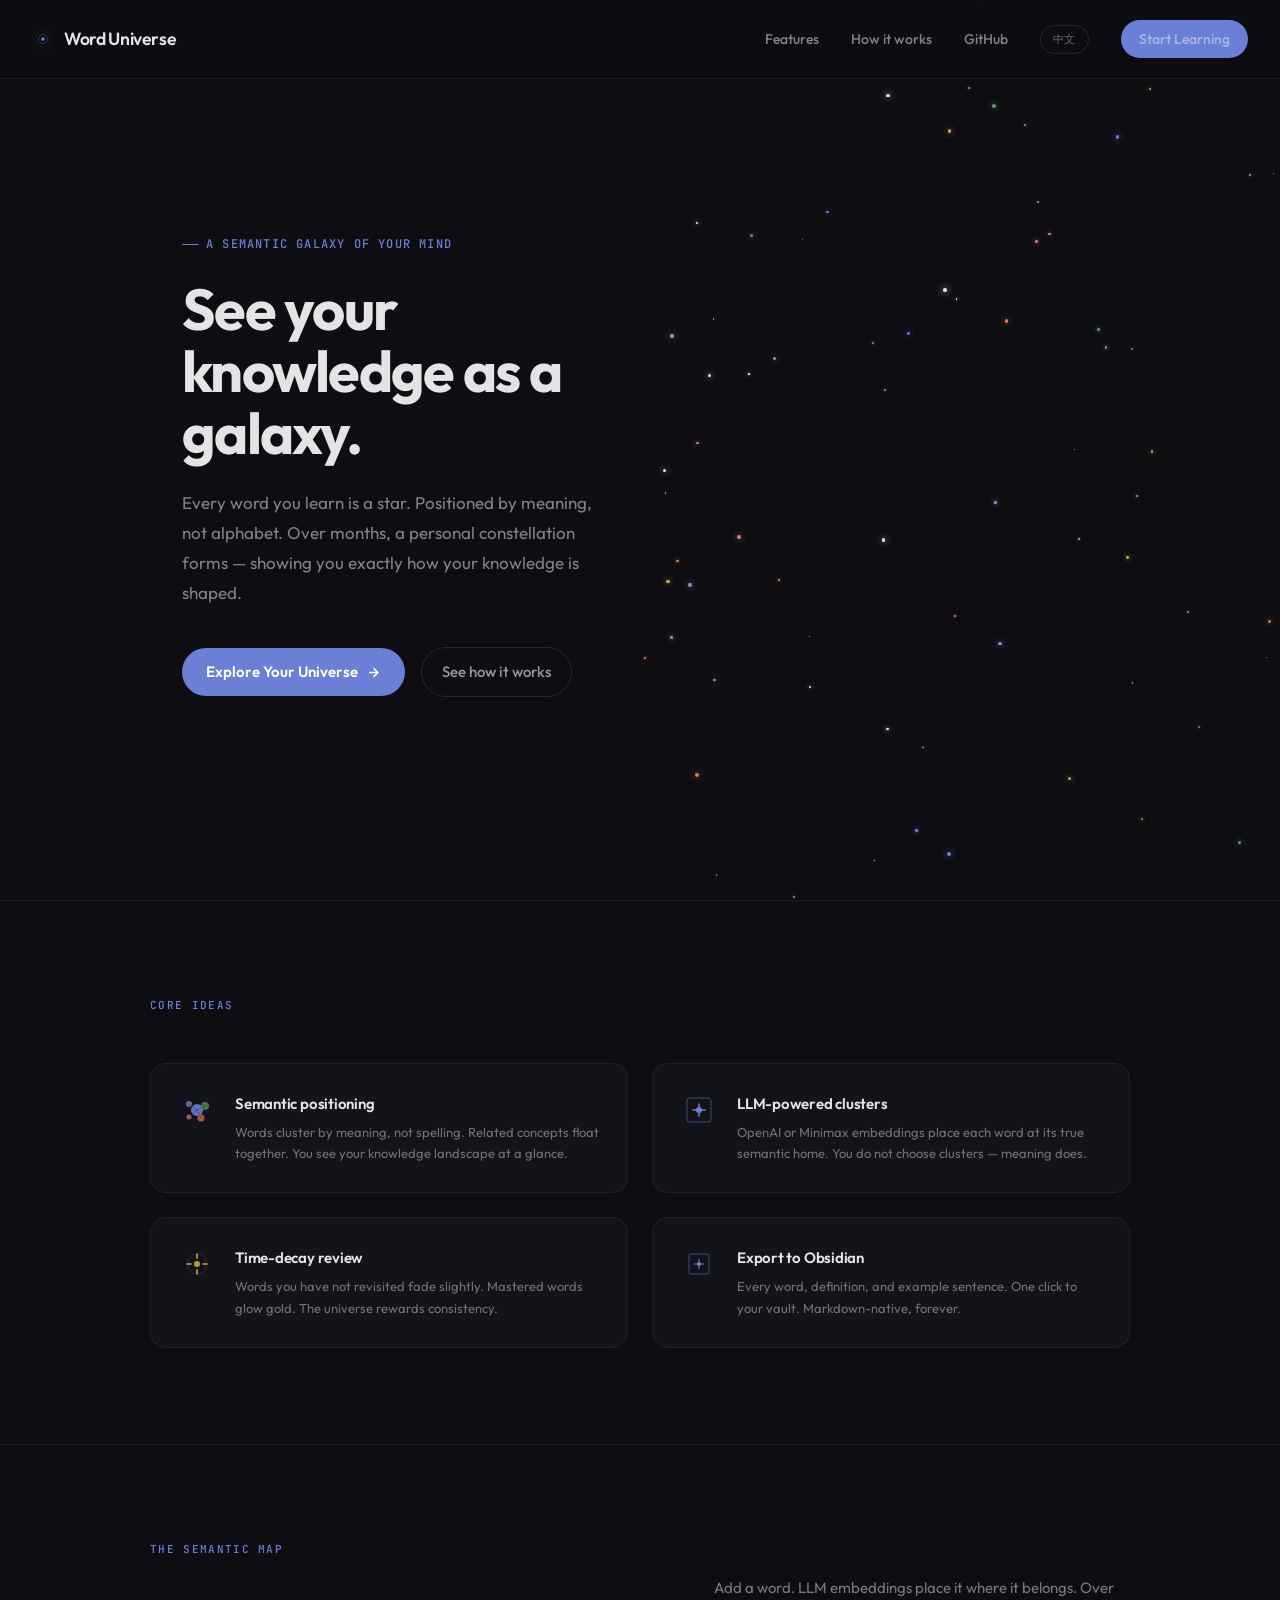
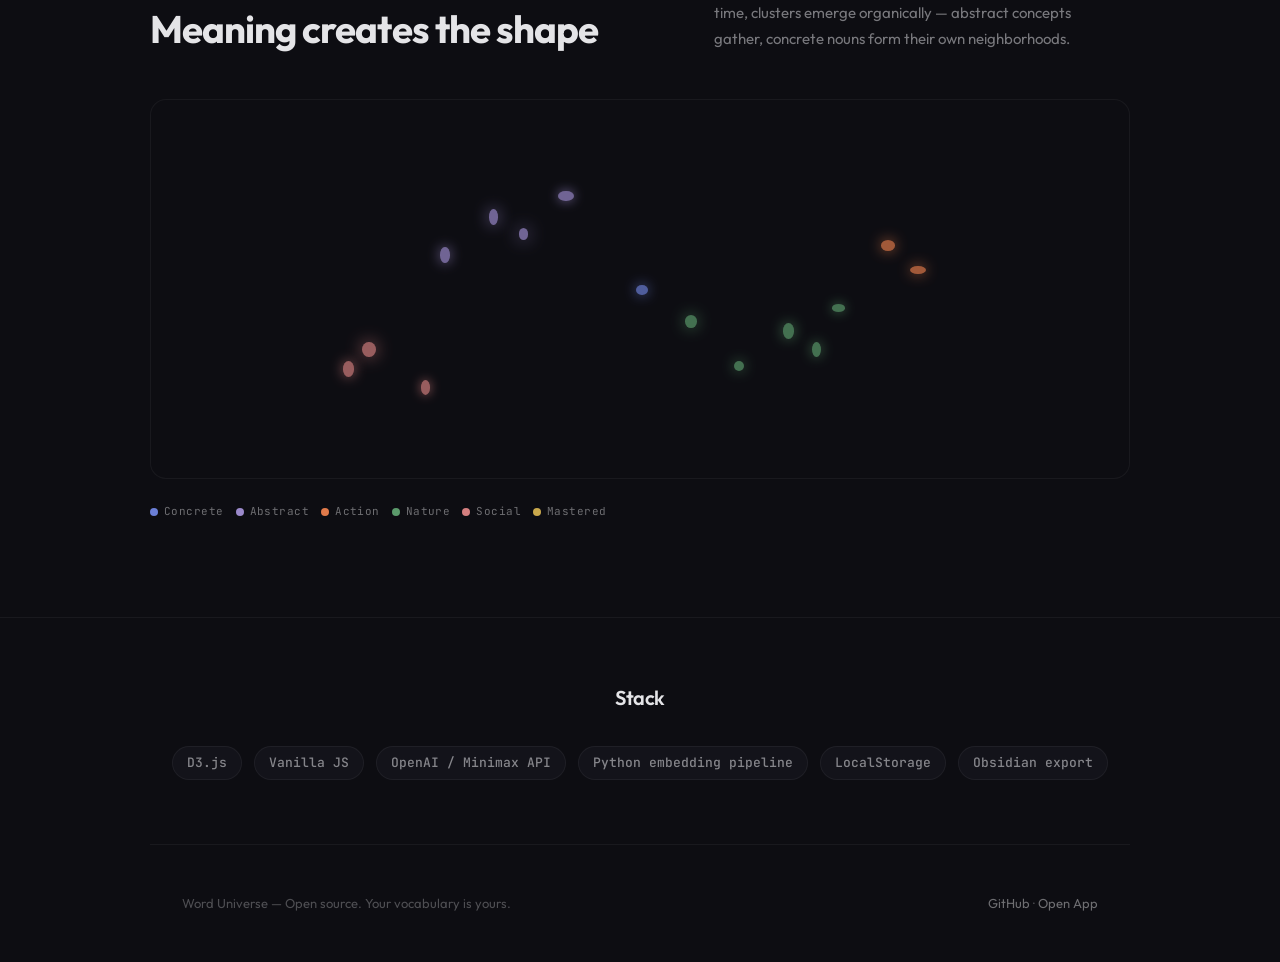
<file: index.html>
<!DOCTYPE html>
<html lang="en">
<head>
  <meta charset="UTF-8">
  <meta name="viewport" content="width=device-width, initial-scale=1.0">
  <title>Word Universe — See your knowledge as a galaxy</title>
  <link href="https://fonts.googleapis.com/css2?family=Outfit:wght@300;400;500;600;700&family=JetBrains+Mono:wght@400;500&display=swap" rel="stylesheet">
  <style>
    :root {
      --deep-space: #0D0D12;
      --nebula-surface: #13131A;
      --star-white: #E4E4E7;
      --cosmic-dust: #71717A;
      --cluster-blue: #6B7FD7;
      --action-orange: #E07A4A;
      --abstract-violet: #9B8ACB;
      --nature-green: #5B9A6B;
      --social-coral: #D47F7F;
      --focused-gold: #C9A84C;
      --whisper-border: rgba(255,255,255,0.05);
      --whisper-border-strong: rgba(255,255,255,0.1);
    }
    * { margin: 0; padding: 0; box-sizing: border-box; }
    html { scroll-behavior: smooth; }
    body {
      font-family: 'Outfit', system-ui, sans-serif;
      background: var(--deep-space);
      color: var(--star-white);
      line-height: 1.6;
      overflow-x: hidden;
    }

    nav {
      position: fixed; top: 0; left: 0; right: 0; z-index: 100;
      padding: 1.25rem 2rem;
      display: flex; align-items: center; justify-content: space-between;
      background: rgba(13,13,18,0.85);
      backdrop-filter: blur(12px);
      border-bottom: 1px solid var(--whisper-border);
    }
    .nav-logo {
      display: flex; align-items: center; gap: 0.625rem;
      font-weight: 600; font-size: 1.1rem; letter-spacing: -0.02em;
      color: var(--star-white); text-decoration: none;
    }
    .nav-logo svg { width: 22px; height: 22px; }
    .nav-links { display: flex; align-items: center; gap: 2rem; }
    .nav-links a {
      font-size: 0.875rem; font-weight: 500;
      color: rgba(228,228,231,0.55); text-decoration: none; transition: color 0.15s;
    }
    .nav-links a:hover { color: var(--star-white); }
    .nav-cta {
      display: inline-flex; align-items: center; gap: 0.5rem;
      padding: 0.5rem 1.125rem;
      background: var(--cluster-blue); color: #fff;
      font-size: 0.875rem; font-weight: 600;
      border-radius: 9999px; text-decoration: none; transition: all 0.15s;
    }
    .nav-cta:hover { background: #828fef; transform: translateY(-1px); }
    .nav-lang {
      background: transparent;
      border: 1px solid rgba(255,255,255,0.1);
      border-radius: 9999px;
      padding: 0.375rem 0.75rem;
      font-family: 'JetBrains Mono', monospace;
      font-size: 0.6875rem;
      letter-spacing: 0.05em;
      color: rgba(228,228,231,0.45);
      cursor: pointer;
      transition: all 0.15s;
      white-space: nowrap;
    }
    .nav-lang:hover { color: var(--star-white); border-color: rgba(255,255,255,0.2); }

    /* Hero */
    .hero {
      min-height: 100dvh;
      display: grid; grid-template-columns: 1fr 1fr;
      position: relative; overflow: hidden;
    }
    .hero-content {
      display: flex; flex-direction: column; justify-content: center;
      padding: 8rem 2rem 6rem;
      padding-left: max(2rem, calc((100vw - 980px) / 2 + 2rem));
      position: relative; z-index: 2;
    }
    .hero-eyebrow {
      display: inline-flex; align-items: center; gap: 0.5rem;
      font-size: 0.75rem; font-weight: 500; letter-spacing: 0.1em;
      text-transform: uppercase; color: var(--cluster-blue);
      margin-bottom: 1.5rem; font-family: 'JetBrains Mono', monospace;
    }
    .hero-eyebrow::before {
      content: ''; display: block; width: 16px; height: 1px; background: var(--cluster-blue);
    }
    h1 {
      font-size: clamp(2.5rem, 4.5vw, 4rem);
      font-weight: 700; letter-spacing: -0.03em; line-height: 1.08;
      margin-bottom: 1.5rem;
    }
    .hero-sub {
      font-size: 1.0625rem; font-weight: 400;
      color: rgba(228,228,231,0.55); line-height: 1.75;
      margin-bottom: 2.5rem; max-width: 420px;
    }
    .hero-actions { display: flex; align-items: center; gap: 1rem; flex-wrap: wrap; }
    .btn-primary {
      display: inline-flex; align-items: center; gap: 0.5rem;
      padding: 0.75rem 1.5rem;
      background: var(--cluster-blue); color: #fff;
      font-size: 0.9375rem; font-weight: 600;
      border-radius: 9999px; text-decoration: none; transition: all 0.15s;
      border: none; cursor: pointer;
    }
    .btn-primary:hover { background: #828fef; transform: translateY(-1px); }
    .btn-ghost {
      display: inline-flex; align-items: center; gap: 0.5rem;
      padding: 0.75rem 1.25rem;
      background: transparent; color: rgba(228,228,231,0.65);
      font-size: 0.9375rem; font-weight: 500;
      border-radius: 9999px; text-decoration: none;
      border: 1px solid var(--whisper-border-strong); transition: all 0.15s;
    }
    .btn-ghost:hover { color: var(--star-white); border-color: rgba(255,255,255,0.18); background: rgba(255,255,255,0.04); }

    /* Hero Visual — Star Field */
    .hero-visual {
      position: relative; overflow: hidden;
      background: var(--deep-space);
    }
    .star-field { position: absolute; inset: 0; overflow: hidden; }
    .star {
      position: absolute; border-radius: 50%;
      animation: star-twinkle var(--dur) ease-in-out infinite;
      animation-delay: var(--delay);
    }
    @keyframes star-twinkle {
      0%, 100% { opacity: var(--base); transform: scale(1); }
      50% { opacity: 1; transform: scale(1.4); }
    }

    /* Features */
    .features { padding: 6rem 2rem; border-top: 1px solid var(--whisper-border); }
    .features-inner { max-width: 980px; margin: 0 auto; }
    .section-label {
      font-family: 'JetBrains Mono', monospace;
      font-size: 0.6875rem; font-weight: 500; letter-spacing: 0.12em;
      text-transform: uppercase; color: var(--cluster-blue); margin-bottom: 3rem;
    }
    .features-grid { display: grid; grid-template-columns: 1fr 1fr; gap: 1.5rem; }
    .feature-card {
      padding: 1.75rem; background: var(--nebula-surface);
      border: 1px solid var(--whisper-border); border-radius: 1rem;
      transition: border-color 0.2s; display: flex; gap: 1.25rem; align-items: flex-start;
    }
    .feature-card:hover { border-color: rgba(255,255,255,0.1); }
    .feature-icon { width: 36px; height: 36px; flex-shrink: 0; }
    .feature-card h3 { font-size: 0.9375rem; font-weight: 600; letter-spacing: -0.015em; margin-bottom: 0.375rem; }
    .feature-card p { font-size: 0.8125rem; color: rgba(228,228,231,0.45); line-height: 1.65; }

    /* Galaxy Demo */
    .galaxy-section { padding: 6rem 2rem; border-top: 1px solid var(--whisper-border); }
    .galaxy-inner { max-width: 980px; margin: 0 auto; }
    .demo-header { display: grid; grid-template-columns: 1.2fr 1fr; gap: 4rem; align-items: end; margin-bottom: 3rem; }
    .demo-header h2 { font-size: clamp(1.75rem,3vw,2.5rem); font-weight: 700; letter-spacing: -0.025em; line-height: 1.15; }
    .demo-header p { font-size: 0.9375rem; color: rgba(228,228,231,0.5); line-height: 1.7; max-width: 400px; }

    .galaxy-canvas {
      background: var(--deep-space); border: 1px solid var(--whisper-border);
      border-radius: 1rem; overflow: hidden; height: 380px; position: relative;
    }
    .galaxy-dots { position: absolute; inset: 0; }

    /* Cluster Legend */
    .cluster-legend { display: flex; flex-wrap: wrap; gap: 0.75rem; margin-top: 1.5rem; }
    .legend-item {
      display: flex; align-items: center; gap: 0.375rem;
      font-family: 'JetBrains Mono', monospace; font-size: 0.6875rem;
      color: rgba(228,228,231,0.45); letter-spacing: 0.04em;
    }
    .legend-dot { width: 8px; height: 8px; border-radius: 50%; }

    /* Tech Stack */
    .tech-stack { padding: 4rem 2rem; border-top: 1px solid var(--whisper-border); }
    .tech-inner { max-width: 980px; margin: 0 auto; display: flex; flex-direction: column; align-items: center; text-align: center; gap: 2rem; }
    .tech-inner h2 { font-size: 1.25rem; font-weight: 600; letter-spacing: -0.02em; }
    .tech-badges { display: flex; flex-wrap: wrap; gap: 0.75rem; justify-content: center; }
    .tech-badge {
      display: inline-flex; padding: 0.375rem 0.875rem;
      background: var(--nebula-surface); border: 1px solid var(--whisper-border);
      border-radius: 9999px; font-size: 0.8125rem; font-weight: 500;
      color: rgba(228,228,231,0.55); font-family: 'JetBrains Mono', monospace;
    }

    /* Footer */
    footer { padding: 3rem 2rem; border-top: 1px solid var(--whisper-border); display: flex; align-items: center; justify-content: space-between; max-width: 980px; margin: 0 auto; }
    footer p { font-size: 0.8125rem; color: rgba(228,228,231,0.3); }
    footer a { color: rgba(228,228,231,0.45); text-decoration: none; transition: color 0.15s; }
    footer a:hover { color: var(--star-white); }

    @media (max-width: 768px) {
      .hero { grid-template-columns: 1fr; }
      .hero-visual { height: 280px; }
      .hero-content { padding: 7rem 1.25rem 3rem; }
      .features-grid { grid-template-columns: 1fr; }
      .demo-header { grid-template-columns: 1fr; gap: 1.5rem; }
      nav { padding: 1rem 1.25rem; }
      .nav-links a:not(.nav-cta) { display: none; }
      footer { flex-direction: column; gap: 1rem; text-align: center; }
    }
  </style>
</head>
<body>

  <nav>
    <a href="#" class="nav-logo">
      <svg viewBox="0 0 24 24" fill="none">
        <circle cx="12" cy="12" r="2" fill="#6B7FD7"/>
        <circle cx="12" cy="12" r="5" stroke="#6B7FD7" stroke-width="0.75" opacity="0.5"/>
        <circle cx="12" cy="12" r="9" stroke="#6B7FD7" stroke-width="0.5" opacity="0.25"/>
        <circle cx="12" cy="12" r="12" stroke="#6B7FD7" stroke-width="0.3" opacity="0.15"/>
      </svg>
      Word Universe
    </a>
    <div class="nav-links">
      <a href="#features" data-i18n="navFeatures">Features</a>
      <a href="#demo" data-i18n="navHow">How it works</a>
      <a href="https://github.com/nuts-and-bytes/word-universe" target="_blank">GitHub</a>
      <button class="nav-lang" id="nav-lang">中文</button>
      <a href="app/" class="nav-cta" data-i18n="navCta">Start Learning</a>
    </div>
  </nav>

  <section class="hero">
    <div class="hero-content">
      <div class="hero-eyebrow" data-i18n="heroEyebrow">A semantic galaxy of your mind</div>
      <h1 data-i18n="heroTitle">See your knowledge as a galaxy.</h1>
      <p class="hero-sub" data-i18n="heroSub">Every word you learn is a star. Positioned by meaning, not alphabet. Over months, a personal constellation forms — showing you exactly how your knowledge is shaped.</p>
      <div class="hero-actions">
        <a href="app/" class="btn-primary">
          <span data-i18n="heroCta">Explore Your Universe</span>
          <svg width="15" height="15" viewBox="0 0 24 24" fill="none" stroke="currentColor" stroke-width="2.5"><path d="M5 12h14M12 5l7 7-7 7"/></svg>
        </a>
        <a href="#demo" class="btn-ghost" data-i18n="heroSeeHow">See how it works</a>
      </div>
    </div>
    <div class="hero-visual">
      <div class="star-field" id="heroStars"></div>
    </div>
  </section>

  <section class="features" id="features">
    <div class="features-inner">
      <div class="section-label" data-i18n="featuresLabel">Core ideas</div>
      <div class="features-grid">
        <div class="feature-card">
          <svg class="feature-icon" viewBox="0 0 36 36" fill="none">
            <circle cx="18" cy="18" r="6" fill="#6B7FD7" opacity="0.9"/>
            <circle cx="10" cy="12" r="3" fill="#9B8ACB" opacity="0.7"/>
            <circle cx="26" cy="14" r="4" fill="#5B9A6B" opacity="0.7"/>
            <circle cx="22" cy="26" r="3.5" fill="#E07A4A" opacity="0.7"/>
            <circle cx="10" cy="25" r="2.5" fill="#D47F7F" opacity="0.7"/>
            <line x1="10" y1="12" x2="18" y2="18" stroke="#2A2A35" stroke-width="0.5"/>
            <line x1="26" y1="14" x2="18" y2="18" stroke="#2A2A35" stroke-width="0.5"/>
            <line x1="22" y1="26" x2="18" y2="18" stroke="#2A2A35" stroke-width="0.5"/>
            <line x1="10" y1="25" x2="18" y2="18" stroke="#2A2A35" stroke-width="0.5"/>
          </svg>
          <div>
            <h3 data-i18n="f1Title">Semantic positioning</h3>
            <p data-i18n="f1Desc">Words cluster by meaning, not spelling. Related concepts float together. You see your knowledge landscape at a glance.</p>
          </div>
        </div>
        <div class="feature-card">
          <svg class="feature-icon" viewBox="0 0 36 36" fill="none">
            <rect x="6" y="6" width="24" height="24" rx="3" stroke="#6B7FD7" stroke-width="1" opacity="0.5"/>
            <path d="M12 18h12M18 12v12" stroke="#6B7FD7" stroke-width="1.5" stroke-linecap="round"/>
            <circle cx="18" cy="18" r="3" fill="#6B7FD7"/>
          </svg>
          <div>
            <h3 data-i18n="f2Title">LLM-powered clusters</h3>
            <p data-i18n="f2Desc">OpenAI or Minimax embeddings place each word at its true semantic home. You do not choose clusters — meaning does.</p>
          </div>
        </div>
        <div class="feature-card">
          <svg class="feature-icon" viewBox="0 0 36 36" fill="none">
            <circle cx="18" cy="18" r="10" stroke="#2A2A35" stroke-width="1"/>
            <path d="M18 8v4M18 24v4M8 18h4M24 18h4" stroke="#C9A84C" stroke-width="1.5" stroke-linecap="round"/>
            <circle cx="18" cy="18" r="3" fill="#C9A84C" opacity="0.9"/>
          </svg>
          <div>
            <h3 data-i18n="f3Title">Time-decay review</h3>
            <p data-i18n="f3Desc">Words you have not revisited fade slightly. Mastered words glow gold. The universe rewards consistency.</p>
          </div>
        </div>
        <div class="feature-card">
          <svg class="feature-icon" viewBox="0 0 36 36" fill="none">
            <rect x="8" y="8" width="20" height="20" rx="2" stroke="#6B7FD7" stroke-width="1" opacity="0.5"/>
            <path d="M13 18h10M18 13v10" stroke="#6B7FD7" stroke-width="1" stroke-linecap="round"/>
            <circle cx="18" cy="18" r="2" fill="#6B7FD7"/>
          </svg>
          <div>
            <h3 data-i18n="f4Title">Export to Obsidian</h3>
            <p data-i18n="f4Desc">Every word, definition, and example sentence. One click to your vault. Markdown-native, forever.</p>
          </div>
        </div>
      </div>
    </div>
  </section>

  <section class="galaxy-section" id="demo">
    <div class="galaxy-inner">
      <div class="demo-header">
        <div>
          <div class="section-label" data-i18n="demoLabel">The semantic map</div>
          <h2 data-i18n="demoTitle">Meaning creates the shape</h2>
        </div>
        <p data-i18n="demoDesc">Add a word. LLM embeddings place it where it belongs. Over time, clusters emerge organically — abstract concepts gather, concrete nouns form their own neighborhoods.</p>
      </div>
      <div class="galaxy-canvas">
        <div class="galaxy-dots" id="galaxyDots"></div>
      </div>
      <div class="cluster-legend">
        <div class="legend-item"><div class="legend-dot" style="background:#6B7FD7"></div><span data-i18n="lConcrete">Concrete</span></div>
        <div class="legend-item"><div class="legend-dot" style="background:#9B8ACB"></div><span data-i18n="lAbstract">Abstract</span></div>
        <div class="legend-item"><div class="legend-dot" style="background:#E07A4A"></div><span data-i18n="lAction">Action</span></div>
        <div class="legend-item"><div class="legend-dot" style="background:#5B9A6B"></div><span data-i18n="lNature">Nature</span></div>
        <div class="legend-item"><div class="legend-dot" style="background:#D47F7F"></div><span data-i18n="lSocial">Social</span></div>
        <div class="legend-item"><div class="legend-dot" style="background:#C9A84C"></div><span data-i18n="lMastered">Mastered</span></div>
      </div>
    </div>
  </section>

  <section class="tech-stack">
    <div class="tech-inner">
      <h2 data-i18n="stackTitle">Stack</h2>
      <div class="tech-badges">
        <span class="tech-badge">D3.js</span>
        <span class="tech-badge">Vanilla JS</span>
        <span class="tech-badge">OpenAI / Minimax API</span>
        <span class="tech-badge">Python embedding pipeline</span>
        <span class="tech-badge">LocalStorage</span>
        <span class="tech-badge">Obsidian export</span>
      </div>
    </div>
  </section>

  <footer>
    <p data-i18n="footerLeft">Word Universe — Open source. Your vocabulary is yours.</p>
    <p><a href="https://github.com/nuts-and-bytes/word-universe" target="_blank">GitHub</a> · <a href="app/" data-i18n="footerApp">Open App</a></p>
  </footer>

  <script>
    // ── i18n ──────────────────────────────────────────────────────────────────
    const I18N = {
      en: {
        navFeatures: 'Features', navHow: 'How it works', navCta: 'Start Learning',
        heroEyebrow: 'A semantic galaxy of your mind',
        heroTitle: 'See your knowledge as a galaxy.',
        heroSub: 'Every word you learn is a star. Positioned by meaning, not alphabet. Over months, a personal constellation forms — showing you exactly how your knowledge is shaped.',
        heroCta: 'Explore Your Universe', heroSeeHow: 'See how it works',
        featuresLabel: 'Core ideas',
        f1Title: 'Semantic positioning',
        f1Desc: 'Words cluster by meaning, not spelling. Related concepts float together. You see your knowledge landscape at a glance.',
        f2Title: 'LLM-powered clusters',
        f2Desc: 'OpenAI or Minimax embeddings place each word at its true semantic home. You do not choose clusters — meaning does.',
        f3Title: 'Time-decay review',
        f3Desc: 'Words you have not revisited fade slightly. Mastered words glow gold. The universe rewards consistency.',
        f4Title: 'Export to Obsidian',
        f4Desc: 'Every word, definition, and example sentence. One click to your vault. Markdown-native, forever.',
        demoLabel: 'The semantic map', demoTitle: 'Meaning creates the shape',
        demoDesc: 'Add a word. LLM embeddings place it where it belongs. Over time, clusters emerge organically — abstract concepts gather, concrete nouns form their own neighborhoods.',
        lConcrete: 'Concrete', lAbstract: 'Abstract', lAction: 'Action', lNature: 'Nature', lSocial: 'Social', lMastered: 'Mastered',
        stackTitle: 'Stack',
        footerLeft: 'Word Universe — Open source. Your vocabulary is yours.',
        footerApp: 'Open App',
      },
      zh: {
        navFeatures: '功能', navHow: '工作原理', navCta: '开始探索',
        heroEyebrow: '你的知识，以星系呈现',
        heroTitle: '将你的知识看成一片星系。',
        heroSub: '每个你学过的词都是一颗星。按意义定位，而非字母顺序。数月之后，一片属于你的星云逐渐成形——清晰呈现你的知识边界。',
        heroCta: '探索你的词宇宙', heroSeeHow: '了解工作原理',
        featuresLabel: '核心理念',
        f1Title: '语义定位',
        f1Desc: '词汇按意义聚类，而非拼写。相关概念自然靠近，你能一眼看出自己知识版图的形状。',
        f2Title: 'LLM 语义聚类',
        f2Desc: 'OpenAI 或 Minimax 嵌入将每个词放置在它真正属于的语义位置。你不需要选择分类——意义本身决定一切。',
        f3Title: '时间衰减复习',
        f3Desc: '没有复习的词会渐渐变暗。已掌握的词发出金色光芒。词宇宙奖励坚持。',
        f4Title: '导出到 Obsidian',
        f4Desc: '每个词、释义和例句，一键导入你的 Vault。原生 Markdown，永久保存。',
        demoLabel: '语义地图', demoTitle: '意义创造形状',
        demoDesc: '添加一个词，LLM 嵌入将它放在它应在的位置。随着时间推移，聚类自然涌现——抽象概念聚在一处，具体名词形成自己的领地。',
        lConcrete: '具体', lAbstract: '抽象', lAction: '动作', lNature: '自然', lSocial: '社交', lMastered: '已掌握',
        stackTitle: '技术栈',
        footerLeft: 'Word Universe — 开源。你的词库属于你自己。',
        footerApp: '打开应用',
      },
    };

    const LANG_KEY = 'word_universe_lang';
    let currentLang = localStorage.getItem(LANG_KEY) ||
      (navigator.language && navigator.language.startsWith('zh') ? 'zh' : 'en');

    function applyLang() {
      document.querySelectorAll('[data-i18n]').forEach(el => {
        const key = el.getAttribute('data-i18n');
        const val = (I18N[currentLang] || I18N.en)[key] || (I18N.en[key] || key);
        el.textContent = val;
      });
      const btn = document.getElementById('nav-lang');
      if (btn) btn.textContent = currentLang === 'en' ? '中文' : 'EN';
    }

    function toggleLang() {
      currentLang = currentLang === 'en' ? 'zh' : 'en';
      localStorage.setItem(LANG_KEY, currentLang);
      applyLang();
    }

    document.getElementById('nav-lang').addEventListener('click', toggleLang);

    // ── Star field & galaxy ───────────────────────────────────────────────────
    function generateStarField() {
      const container = document.getElementById('heroStars');
      const colors = ['#6B7FD7','#9B8ACB','#5B9A6B','#E07A4A','#D47F7F','#C9A84C','#E4E4E7'];
      for (let i = 0; i < 70; i++) {
        const s = document.createElement('div');
        s.className = 'star';
        const size = Math.random() * 3 + 1;
        const x = Math.random() * 100;
        const y = Math.random() * 100;
        const color = colors[Math.floor(Math.random() * colors.length)];
        const base = (Math.random() * 0.5 + 0.15).toFixed(2);
        const dur = (Math.random() * 3 + 2).toFixed(1);
        const delay = (Math.random() * 4).toFixed(1);
        s.style.cssText = `width:${size}px;height:${size}px;left:${x}%;top:${y}%;background:${color};box-shadow:0 0 ${size*2}px ${color};--base:${base};--dur:${dur}s;--delay:${delay}s`;
        container.appendChild(s);
      }
    }
    function generateGalaxy() {
      const container = document.getElementById('galaxyDots');
      const words = [
        { word:'ephemeral', c:'#9B8ACB', x:35, y:30 },
        { word:'serendipity', c:'#9B8ACB', x:42, y:25 },
        { word:'mountains', c:'#5B9A6B', x:65, y:60 },
        { word:'photosynthesis', c:'#5B9A6B', x:70, y:55 },
        { word:'run', c:'#E07A4A', x:78, y:45 },
        { word:'create', c:'#E07A4A', x:75, y:38 },
        { word:'friend', c:'#D47F7F', x:20, y:70 },
        { word:'collaborate', c:'#D47F7F', x:28, y:75 },
        { word:'ocean', c:'#5B9A6B', x:60, y:70 },
        { word:'transient', c:'#9B8ACB', x:38, y:35 },
        { word:'algorithm', c:'#6B7FD7', x:50, y:50 },
        { word:'neuron', c:'#5B9A6B', x:55, y:58 },
        { word:'tree', c:'#5B9A6B', x:68, y:65 },
        { word:'solitude', c:'#9B8ACB', x:30, y:40 },
        { word:'empathy', c:'#D47F7F', x:22, y:65 },
      ];
      words.forEach((w, i) => {
        const dot = document.createElement('div');
        dot.style.cssText = `position:absolute;border-radius:50%;width:${8+Math.random()*8}px;height:${8+Math.random()*8}px;background:${w.c};opacity:0.7;box-shadow:0 0 ${10+Math.random()*8}px ${w.c};left:calc(${w.x}% - 4px);top:calc(${w.y}% - 4px);animation:star-twinkle ${(Math.random()*3+2).toFixed(1)}s ease-in-out ${i*0.15}s infinite`;
        container.appendChild(dot);
      });
    }
    generateStarField();
    generateGalaxy();
    applyLang();
  </script>

</body>
</html>
</file>
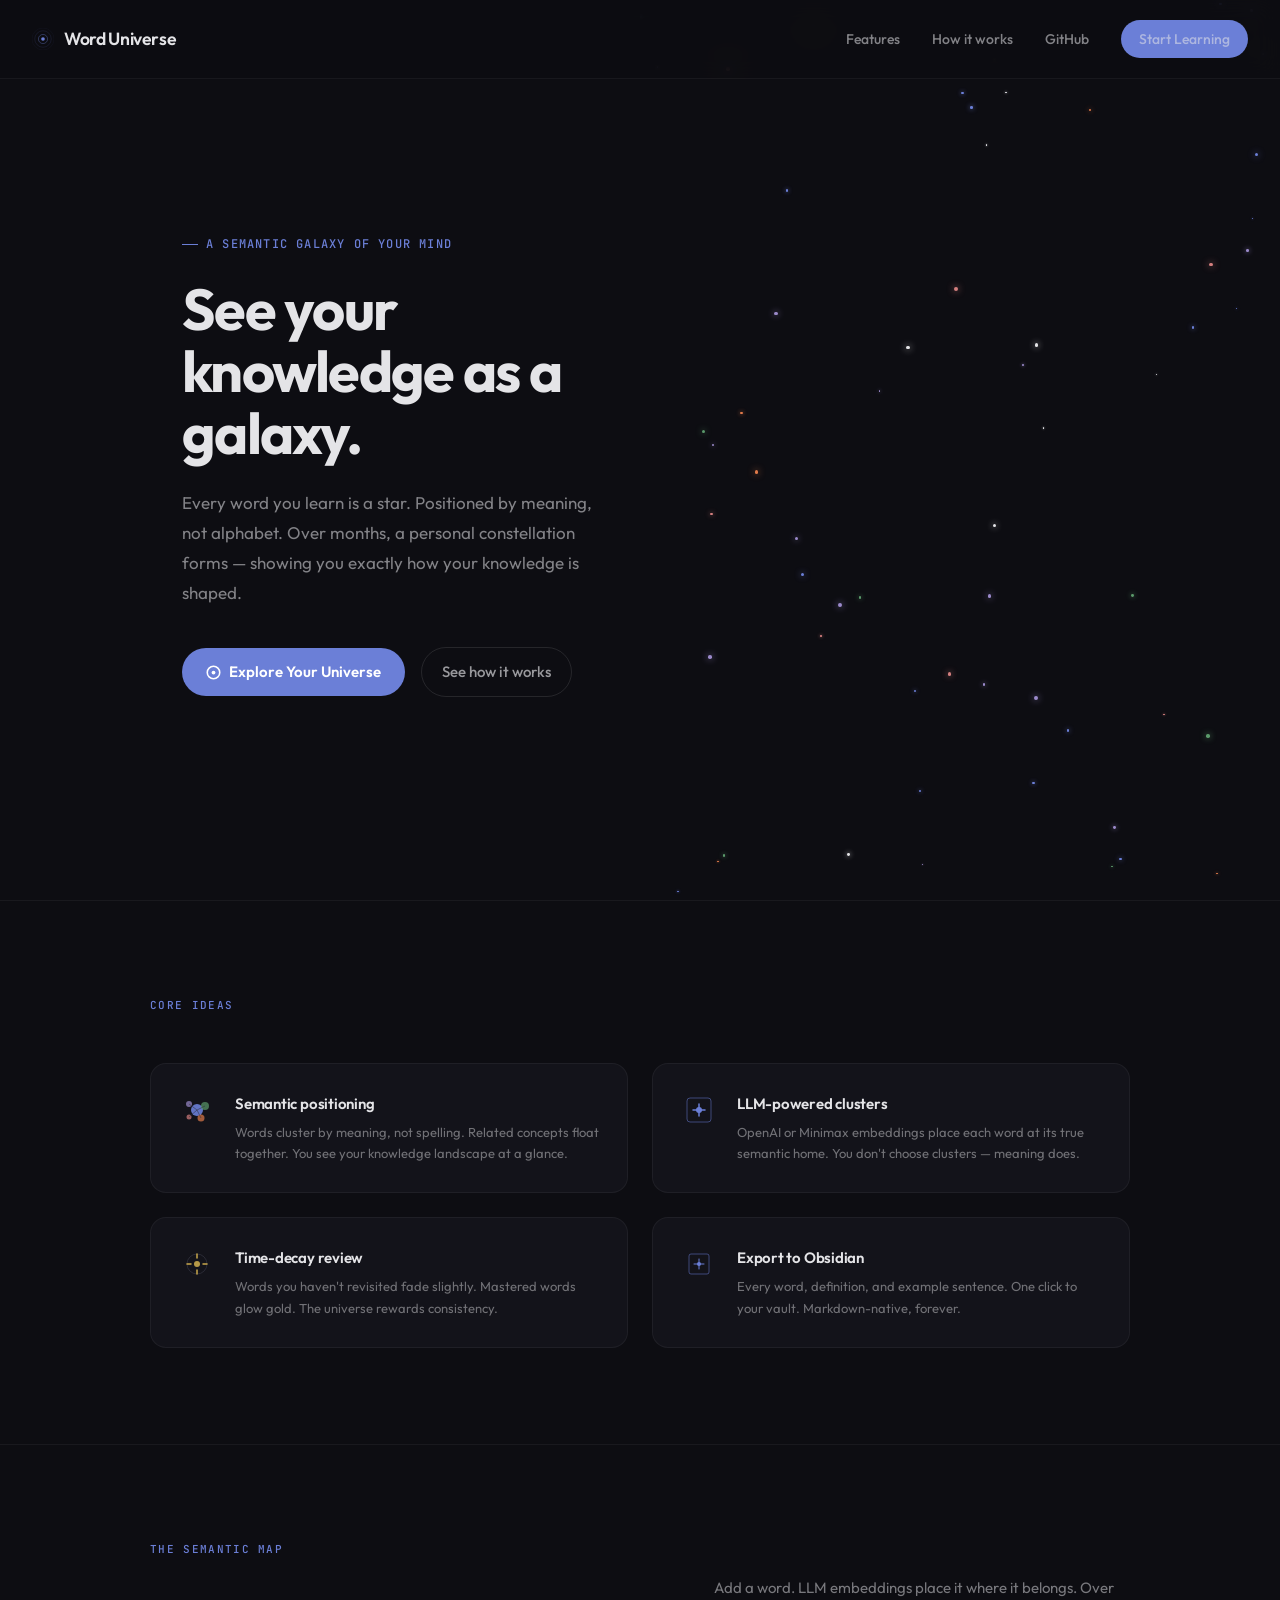
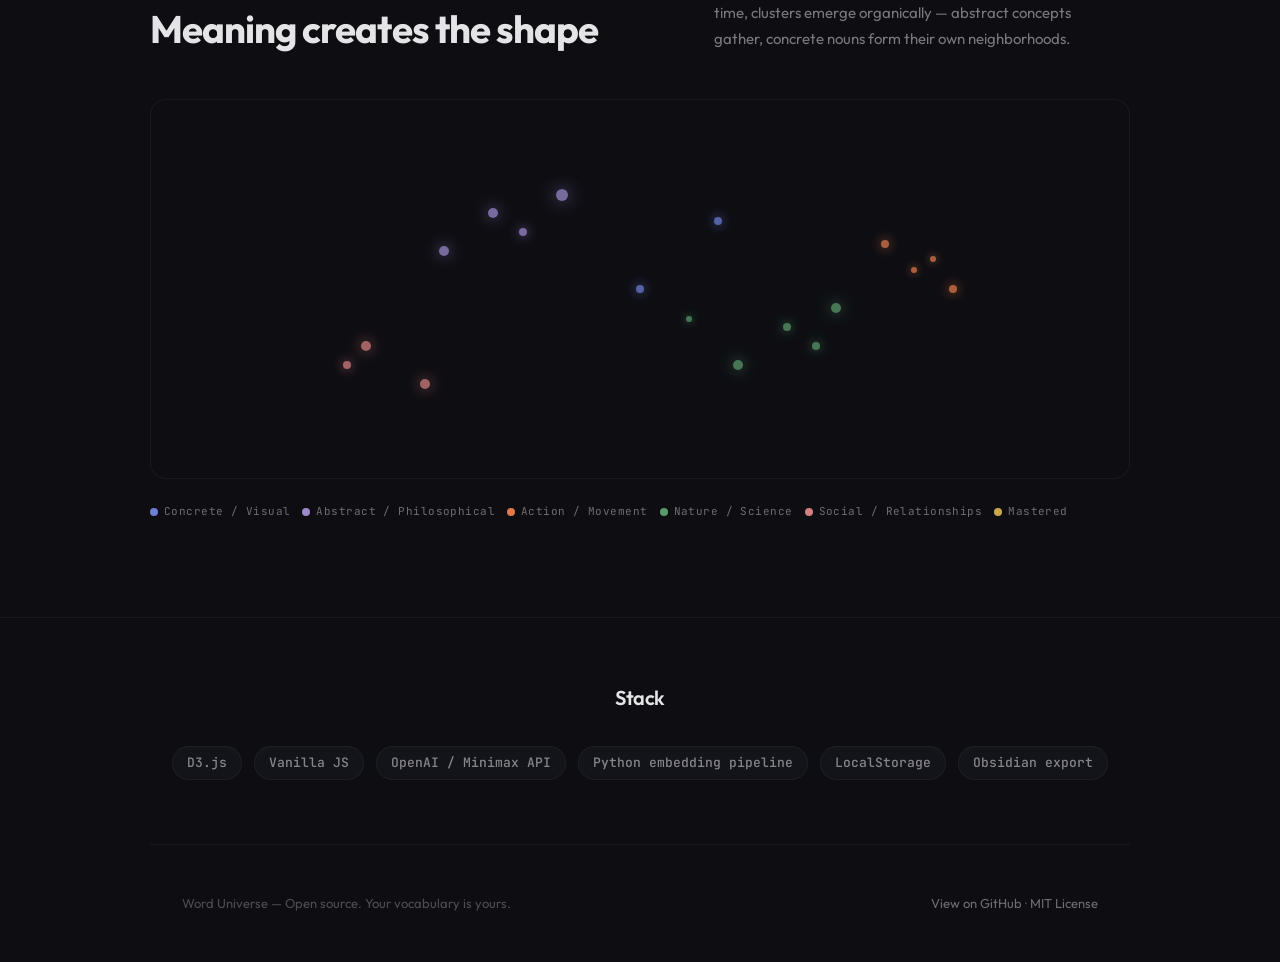
<file: landing.html>
<!DOCTYPE html>
<html lang="en">
<head>
  <meta charset="UTF-8">
  <meta name="viewport" content="width=device-width, initial-scale=1.0">
  <title>Word Universe — See your knowledge as a galaxy</title>
  <link href="https://fonts.googleapis.com/css2?family=Outfit:wght@300;400;500;600;700&family=JetBrains+Mono:wght@400;500&display=swap" rel="stylesheet">
  <style>
    :root {
      --deep-space: #0D0D12;
      --nebula-surface: #13131A;
      --star-white: #E4E4E7;
      --cosmic-dust: #71717A;
      --cluster-blue: #6B7FD7;
      --action-orange: #E07A4A;
      --abstract-violet: #9B8ACB;
      --nature-green: #5B9A6B;
      --social-coral: #D47F7F;
      --focused-gold: #C9A84C;
      --wireframe-gray: #2A2A35;
      --whisper-border: rgba(255,255,255,0.05);
      --whisper-border-strong: rgba(255,255,255,0.1);
    }

    * {
      margin: 0;
      padding: 0;
      box-sizing: border-box;
    }

    body {
      font-family: 'Outfit', system-ui, sans-serif;
      background: var(--deep-space);
      color: var(--star-white);
      line-height: 1.6;
      overflow-x: hidden;
    }

    /* Navigation */
    nav {
      position: fixed;
      top: 0;
      left: 0;
      right: 0;
      z-index: 100;
      padding: 1.25rem 2rem;
      display: flex;
      align-items: center;
      justify-content: space-between;
      background: rgba(13, 13, 18, 0.85);
      backdrop-filter: blur(12px);
      border-bottom: 1px solid var(--whisper-border);
    }

    .nav-logo {
      display: flex;
      align-items: center;
      gap: 0.625rem;
      font-weight: 600;
      font-size: 1.1rem;
      letter-spacing: -0.02em;
      color: var(--star-white);
      text-decoration: none;
    }

    .nav-logo svg {
      width: 22px;
      height: 22px;
    }

    .nav-links {
      display: flex;
      align-items: center;
      gap: 2rem;
    }

    .nav-links a {
      font-size: 0.875rem;
      font-weight: 500;
      color: rgba(228, 228, 231, 0.55);
      text-decoration: none;
      transition: color 0.15s ease;
    }

    .nav-links a:hover {
      color: var(--star-white);
    }

    .nav-cta {
      display: inline-flex;
      align-items: center;
      gap: 0.5rem;
      padding: 0.5rem 1.125rem;
      background: var(--cluster-blue);
      color: #fff;
      font-size: 0.875rem;
      font-weight: 600;
      border-radius: 9999px;
      text-decoration: none;
      transition: all 0.15s ease;
    }

    .nav-cta:hover {
      background: #828fef;
      transform: translateY(-1px);
    }

    /* Hero */
    .hero {
      min-height: 100dvh;
      display: grid;
      grid-template-columns: 1fr 1fr;
      gap: 0;
      position: relative;
      overflow: hidden;
    }

    .hero-content {
      display: flex;
      flex-direction: column;
      justify-content: center;
      padding: 8rem 2rem 6rem 2rem;
      padding-left: max(2rem, calc((100vw - 980px) / 2 + 2rem));
      position: relative;
      z-index: 2;
    }

    .hero-eyebrow {
      display: inline-flex;
      align-items: center;
      gap: 0.5rem;
      font-size: 0.75rem;
      font-weight: 500;
      letter-spacing: 0.1em;
      text-transform: uppercase;
      color: var(--cluster-blue);
      margin-bottom: 1.5rem;
      font-family: 'JetBrains Mono', monospace;
    }

    .hero-eyebrow::before {
      content: '';
      display: block;
      width: 16px;
      height: 1px;
      background: var(--cluster-blue);
    }

    h1 {
      font-size: clamp(2.5rem, 4.5vw, 4rem);
      font-weight: 700;
      letter-spacing: -0.03em;
      line-height: 1.08;
      color: var(--star-white);
      margin-bottom: 1.5rem;
    }

    .hero-sub {
      font-size: 1.0625rem;
      font-weight: 400;
      color: rgba(228, 228, 231, 0.55);
      line-height: 1.75;
      margin-bottom: 2.5rem;
      max-width: 420px;
    }

    .hero-actions {
      display: flex;
      align-items: center;
      gap: 1rem;
    }

    .btn-primary {
      display: inline-flex;
      align-items: center;
      gap: 0.5rem;
      padding: 0.75rem 1.5rem;
      background: var(--cluster-blue);
      color: #fff;
      font-size: 0.9375rem;
      font-weight: 600;
      border-radius: 9999px;
      text-decoration: none;
      transition: all 0.15s ease;
      border: none;
      cursor: pointer;
    }

    .btn-primary:hover {
      background: #828fef;
      transform: translateY(-1px);
    }

    .btn-ghost {
      display: inline-flex;
      align-items: center;
      gap: 0.5rem;
      padding: 0.75rem 1.25rem;
      background: transparent;
      color: rgba(228, 228, 231, 0.65);
      font-size: 0.9375rem;
      font-weight: 500;
      border-radius: 9999px;
      text-decoration: none;
      border: 1px solid var(--whisper-border-strong);
      transition: all 0.15s ease;
    }

    .btn-ghost:hover {
      color: var(--star-white);
      border-color: rgba(255,255,255,0.18);
      background: rgba(255,255,255,0.04);
    }

    /* Hero Visual — Star Field */
    .hero-visual {
      position: relative;
      overflow: hidden;
      background: var(--deep-space);
    }

    .star-field {
      position: absolute;
      inset: 0;
      overflow: hidden;
    }

    .star {
      position: absolute;
      border-radius: 50%;
      animation: star-twinkle var(--duration) ease-in-out infinite;
      animation-delay: var(--delay);
    }

    @keyframes star-twinkle {
      0%, 100% { opacity: var(--base-opacity); transform: scale(1); }
      50% { opacity: 1; transform: scale(1.3); }
    }

    /* Cluster region labels */
    .cluster-label {
      position: absolute;
      font-family: 'JetBrains Mono', monospace;
      font-size: 0.5625rem;
      font-weight: 500;
      letter-spacing: 0.1em;
      text-transform: uppercase;
      padding: 0.25rem 0.5rem;
      border: 1px solid;
      border-radius: 9999px;
      opacity: 0.4;
    }

    /* Features */
    .features {
      padding: 6rem 2rem;
      border-top: 1px solid var(--whisper-border);
    }

    .features-inner {
      max-width: 980px;
      margin: 0 auto;
    }

    .section-label {
      font-family: 'JetBrains Mono', monospace;
      font-size: 0.6875rem;
      font-weight: 500;
      letter-spacing: 0.12em;
      text-transform: uppercase;
      color: var(--cluster-blue);
      margin-bottom: 3rem;
    }

    .features-grid {
      display: grid;
      grid-template-columns: 1fr 1fr;
      gap: 1.5rem;
    }

    .feature-card {
      padding: 1.75rem;
      background: var(--nebula-surface);
      border: 1px solid var(--whisper-border);
      border-radius: 1rem;
      transition: border-color 0.2s ease;
      display: flex;
      gap: 1.25rem;
      align-items: flex-start;
    }

    .feature-card:hover {
      border-color: rgba(255,255,255,0.1);
    }

    .feature-icon {
      width: 36px;
      height: 36px;
      flex-shrink: 0;
    }

    .feature-card h3 {
      font-size: 0.9375rem;
      font-weight: 600;
      letter-spacing: -0.015em;
      margin-bottom: 0.375rem;
      color: var(--star-white);
    }

    .feature-card p {
      font-size: 0.8125rem;
      color: rgba(228, 228, 231, 0.45);
      line-height: 1.65;
    }

    /* Semantic Demo */
    .semantic-section {
      padding: 6rem 2rem;
      border-top: 1px solid var(--whisper-border);
    }

    .semantic-inner {
      max-width: 980px;
      margin: 0 auto;
    }

    .demo-header {
      display: grid;
      grid-template-columns: 1.2fr 1fr;
      gap: 4rem;
      align-items: end;
      margin-bottom: 3rem;
    }

    .demo-header h2 {
      font-size: clamp(1.75rem, 3vw, 2.5rem);
      font-weight: 700;
      letter-spacing: -0.025em;
      line-height: 1.15;
    }

    .demo-header p {
      font-size: 0.9375rem;
      color: rgba(228, 228, 231, 0.5);
      line-height: 1.7;
      max-width: 400px;
    }

    /* Galaxy Visualization */
    .galaxy-canvas {
      background: var(--deep-space);
      border: 1px solid var(--whisper-border);
      border-radius: 1rem;
      overflow: hidden;
      height: 380px;
      position: relative;
    }

    .galaxy-dots {
      position: absolute;
      inset: 0;
    }

    .g-dot {
      position: absolute;
      border-radius: 50%;
      transition: transform 0.2s ease;
      cursor: pointer;
    }

    .g-dot:hover {
      transform: scale(1.8);
      z-index: 10;
    }

    /* Cluster Legend */
    .cluster-legend {
      display: flex;
      flex-wrap: wrap;
      gap: 0.75rem;
      margin-top: 1.5rem;
    }

    .legend-item {
      display: flex;
      align-items: center;
      gap: 0.375rem;
      font-family: 'JetBrains Mono', monospace;
      font-size: 0.6875rem;
      color: rgba(228, 228, 231, 0.45);
      letter-spacing: 0.04em;
    }

    .legend-dot {
      width: 8px;
      height: 8px;
      border-radius: 50%;
    }

    /* Tech Stack */
    .tech-stack {
      padding: 4rem 2rem;
      border-top: 1px solid var(--whisper-border);
    }

    .tech-inner {
      max-width: 980px;
      margin: 0 auto;
      display: flex;
      flex-direction: column;
      align-items: center;
      text-align: center;
      gap: 2rem;
    }

    .tech-inner h2 {
      font-size: 1.25rem;
      font-weight: 600;
      letter-spacing: -0.02em;
      color: var(--star-white);
    }

    .tech-badges {
      display: flex;
      flex-wrap: wrap;
      gap: 0.75rem;
      justify-content: center;
    }

    .tech-badge {
      display: inline-flex;
      align-items: center;
      padding: 0.375rem 0.875rem;
      background: var(--nebula-surface);
      border: 1px solid var(--whisper-border);
      border-radius: 9999px;
      font-size: 0.8125rem;
      font-weight: 500;
      color: rgba(228, 228, 231, 0.55);
      font-family: 'JetBrains Mono', monospace;
    }

    /* Footer */
    footer {
      padding: 3rem 2rem;
      border-top: 1px solid var(--whisper-border);
      display: flex;
      align-items: center;
      justify-content: space-between;
      max-width: 980px;
      margin: 0 auto;
    }

    footer p {
      font-size: 0.8125rem;
      color: rgba(228, 228, 231, 0.3);
    }

    footer a {
      color: rgba(228, 228, 231, 0.45);
      text-decoration: none;
      transition: color 0.15s;
    }

    footer a:hover {
      color: var(--star-white);
    }

    /* Responsive */
    @media (max-width: 768px) {
      .hero {
        grid-template-columns: 1fr;
      }

      .hero-visual {
        height: 280px;
      }

      .hero-content {
        padding: 7rem 1.25rem 3rem;
      }

      .features-grid {
        grid-template-columns: 1fr;
      }

      .demo-header {
        grid-template-columns: 1fr;
        gap: 1.5rem;
      }

      nav {
        padding: 1rem 1.25rem;
      }

      .nav-links a:not(.nav-cta) {
        display: none;
      }

      footer {
        flex-direction: column;
        gap: 1rem;
        text-align: center;
      }
    }
  </style>
</head>
<body>

  <!-- Navigation -->
  <nav>
    <a href="#" class="nav-logo">
      <svg viewBox="0 0 24 24" fill="none" xmlns="http://www.w3.org/2000/svg">
        <circle cx="12" cy="12" r="2" fill="#6B7FD7"/>
        <circle cx="12" cy="12" r="5" stroke="#6B7FD7" stroke-width="0.75" opacity="0.5"/>
        <circle cx="12" cy="12" r="9" stroke="#6B7FD7" stroke-width="0.5" opacity="0.25"/>
        <circle cx="12" cy="12" r="12" stroke="#6B7FD7" stroke-width="0.3" opacity="0.15"/>
      </svg>
      Word Universe
    </a>
    <div class="nav-links">
      <a href="#features">Features</a>
      <a href="#demo">How it works</a>
      <a href="https://github.com" target="_blank">GitHub</a>
      <a href="#" class="nav-cta">Start Learning</a>
    </div>
  </nav>

  <!-- Hero -->
  <section class="hero">
    <div class="hero-content">
      <div class="hero-eyebrow">A semantic galaxy of your mind</div>
      <h1>See your knowledge as a galaxy.</h1>
      <p class="hero-sub">Every word you learn is a star. Positioned by meaning, not alphabet. Over months, a personal constellation forms — showing you exactly how your knowledge is shaped.</p>
      <div class="hero-actions">
        <a href="#" class="btn-primary">
          <svg width="15" height="15" viewBox="0 0 24 24" fill="none" stroke="currentColor" stroke-width="2.5">
            <circle cx="12" cy="12" r="10"/>
            <circle cx="12" cy="12" r="3" fill="currentColor" stroke="none"/>
          </svg>
          Explore Your Universe
        </a>
        <a href="#demo" class="btn-ghost">See how it works</a>
      </div>
    </div>
    <div class="hero-visual">
      <div class="star-field" id="heroStars"></div>
    </div>
  </section>

  <!-- Features -->
  <section class="features" id="features">
    <div class="features-inner">
      <div class="section-label">Core ideas</div>
      <div class="features-grid">
        <div class="feature-card">
          <svg class="feature-icon" viewBox="0 0 36 36" fill="none" xmlns="http://www.w3.org/2000/svg">
            <circle cx="18" cy="18" r="6" fill="#6B7FD7" opacity="0.9"/>
            <circle cx="10" cy="12" r="3" fill="#9B8ACB" opacity="0.7"/>
            <circle cx="26" cy="14" r="4" fill="#5B9A6B" opacity="0.7"/>
            <circle cx="22" cy="26" r="3.5" fill="#E07A4A" opacity="0.7"/>
            <circle cx="10" cy="25" r="2.5" fill="#D47F7F" opacity="0.7"/>
            <line x1="10" y1="12" x2="18" y2="18" stroke="#2A2A35" stroke-width="0.5"/>
            <line x1="26" y1="14" x2="18" y2="18" stroke="#2A2A35" stroke-width="0.5"/>
            <line x1="22" y1="26" x2="18" y2="18" stroke="#2A2A35" stroke-width="0.5"/>
            <line x1="10" y1="25" x2="18" y2="18" stroke="#2A2A35" stroke-width="0.5"/>
          </svg>
          <div>
            <h3>Semantic positioning</h3>
            <p>Words cluster by meaning, not spelling. Related concepts float together. You see your knowledge landscape at a glance.</p>
          </div>
        </div>
        <div class="feature-card">
          <svg class="feature-icon" viewBox="0 0 36 36" fill="none" xmlns="http://www.w3.org/2000/svg">
            <rect x="6" y="6" width="24" height="24" rx="3" stroke="#6B7FD7" stroke-width="1" opacity="0.5"/>
            <path d="M12 18h12M18 12v12" stroke="#6B7FD7" stroke-width="1.5" stroke-linecap="round"/>
            <circle cx="18" cy="18" r="3" fill="#6B7FD7"/>
          </svg>
          <div>
            <h3>LLM-powered clusters</h3>
            <p>OpenAI or Minimax embeddings place each word at its true semantic home. You don't choose clusters — meaning does.</p>
          </div>
        </div>
        <div class="feature-card">
          <svg class="feature-icon" viewBox="0 0 36 36" fill="none" xmlns="http://www.w3.org/2000/svg">
            <circle cx="18" cy="18" r="10" stroke="#2A2A35" stroke-width="1"/>
            <path d="M18 8v4M18 24v4M8 18h4M24 18h4" stroke="#C9A84C" stroke-width="1.5" stroke-linecap="round"/>
            <circle cx="18" cy="18" r="3" fill="#C9A84C" opacity="0.9"/>
          </svg>
          <div>
            <h3>Time-decay review</h3>
            <p>Words you haven't revisited fade slightly. Mastered words glow gold. The universe rewards consistency.</p>
          </div>
        </div>
        <div class="feature-card">
          <svg class="feature-icon" viewBox="0 0 36 36" fill="none" xmlns="http://www.w3.org/2000/svg">
            <rect x="8" y="8" width="20" height="20" rx="2" stroke="#6B7FD7" stroke-width="1" opacity="0.5"/>
            <path d="M13 18h10M18 13v10" stroke="#6B7FD7" stroke-width="1" stroke-linecap="round"/>
            <circle cx="18" cy="18" r="2" fill="#6B7FD7"/>
          </svg>
          <div>
            <h3>Export to Obsidian</h3>
            <p>Every word, definition, and example sentence. One click to your vault. Markdown-native, forever.</p>
          </div>
        </div>
      </div>
    </div>
  </section>

  <!-- Galaxy Demo -->
  <section class="semantic-section" id="demo">
    <div class="semantic-inner">
      <div class="demo-header">
        <div>
          <div class="section-label">The semantic map</div>
          <h2>Meaning creates the shape</h2>
        </div>
        <p>Add a word. LLM embeddings place it where it belongs. Over time, clusters emerge organically — abstract concepts gather, concrete nouns form their own neighborhoods.</p>
      </div>

      <div class="galaxy-canvas">
        <div class="galaxy-dots" id="galaxyDots"></div>
      </div>

      <div class="cluster-legend">
        <div class="legend-item">
          <div class="legend-dot" style="background: var(--cluster-blue)"></div>
          Concrete / Visual
        </div>
        <div class="legend-item">
          <div class="legend-dot" style="background: var(--abstract-violet)"></div>
          Abstract / Philosophical
        </div>
        <div class="legend-item">
          <div class="legend-dot" style="background: var(--action-orange)"></div>
          Action / Movement
        </div>
        <div class="legend-item">
          <div class="legend-dot" style="background: var(--nature-green)"></div>
          Nature / Science
        </div>
        <div class="legend-item">
          <div class="legend-dot" style="background: var(--social-coral)"></div>
          Social / Relationships
        </div>
        <div class="legend-item">
          <div class="legend-dot" style="background: var(--focused-gold)"></div>
          Mastered
        </div>
      </div>
    </div>
  </section>

  <!-- Tech Stack -->
  <section class="tech-stack">
    <div class="tech-inner">
      <h2>Stack</h2>
      <div class="tech-badges">
        <span class="tech-badge">D3.js</span>
        <span class="tech-badge">Vanilla JS</span>
        <span class="tech-badge">OpenAI / Minimax API</span>
        <span class="tech-badge">Python embedding pipeline</span>
        <span class="tech-badge">LocalStorage</span>
        <span class="tech-badge">Obsidian export</span>
      </div>
    </div>
  </section>

  <!-- Footer -->
  <footer>
    <p>Word Universe — Open source. Your vocabulary is yours.</p>
    <p><a href="https://github.com" target="_blank">View on GitHub</a> · <a href="#">MIT License</a></p>
  </footer>

  <script>
    // Generate hero star field
    function generateStarField() {
      const container = document.getElementById('heroStars');
      const colors = ['#6B7FD7', '#9B8ACB', '#5B9A6B', '#E07A4A', '#D47F7F', '#C9A84C', '#E4E4E7'];
      const count = 60;

      for (let i = 0; i < count; i++) {
        const star = document.createElement('div');
        star.className = 'star';
        const size = Math.random() * 3 + 1;
        const x = Math.random() * 100;
        const y = Math.random() * 100;
        const color = colors[Math.floor(Math.random() * colors.length)];
        const baseOpacity = Math.random() * 0.5 + 0.2;
        const duration = (Math.random() * 3 + 2) + 's';
        const delay = (Math.random() * 4) + 's';

        star.style.cssText = `
          width: ${size}px;
          height: ${size}px;
          left: ${x}%;
          top: ${y}%;
          background: ${color};
          box-shadow: 0 0 ${size * 2}px ${color};
          --base-opacity: ${baseOpacity};
          --duration: ${duration};
          --delay: ${delay};
        `;
        container.appendChild(star);
      }
    }

    // Generate galaxy visualization
    function generateGalaxy() {
      const container = document.getElementById('galaxyDots');
      const canvas = container.parentElement;
      const w = canvas.offsetWidth;
      const h = canvas.offsetHeight;

      const words = [
        { word: 'ephemeral', cluster: 'abstract', x: 0.35, y: 0.3, r: 5 },
        { word: 'serendipity', cluster: 'abstract', x: 0.42, y: 0.25, r: 6 },
        { word: 'mountains', cluster: 'nature', x: 0.65, y: 0.6, r: 4 },
        { word: 'photosynthesis', cluster: 'nature', x: 0.7, y: 0.55, r: 5 },
        { word: 'run', cluster: 'action', x: 0.78, y: 0.45, r: 3 },
        { word: 'create', cluster: 'action', x: 0.75, y: 0.38, r: 4 },
        { word: 'friend', cluster: 'social', x: 0.2, y: 0.7, r: 4 },
        { word: 'collaborate', cluster: 'social', x: 0.28, y: 0.75, r: 5 },
        { word: 'ocean', cluster: 'nature', x: 0.6, y: 0.7, r: 5 },
        { word: 'transient', cluster: 'abstract', x: 0.38, y: 0.35, r: 4 },
        { word: 'velocity', cluster: 'action', x: 0.8, y: 0.42, r: 3 },
        { word: 'algorithm', cluster: 'concrete', x: 0.5, y: 0.5, r: 4 },
        { word: 'neuron', cluster: 'nature', x: 0.55, y: 0.58, r: 3 },
        { word: 'tree', cluster: 'nature', x: 0.68, y: 0.65, r: 4 },
        { word: 'solitude', cluster: 'abstract', x: 0.3, y: 0.4, r: 5 },
        { word: 'migrate', cluster: 'action', x: 0.82, y: 0.5, r: 4 },
        { word: 'empathy', cluster: 'social', x: 0.22, y: 0.65, r: 5 },
        { word: 'horizon', cluster: 'concrete', x: 0.58, y: 0.32, r: 4 },
      ];

      const clusterColors = {
        abstract: '#9B8ACB',
        nature: '#5B9A6B',
        action: '#E07A4A',
        social: '#D47F7F',
        concrete: '#6B7FD7',
      };

      words.forEach((item, i) => {
        const dot = document.createElement('div');
        dot.className = 'g-dot';
        const color = clusterColors[item.cluster];
        const size = item.r * 2;
        dot.style.cssText = `
          width: ${size}px;
          height: ${size}px;
          left: calc(${item.x * 100}% - ${size / 2}px);
          top: calc(${item.y * 100}% - ${size / 2}px);
          background: ${color};
          opacity: 0.75;
          box-shadow: 0 0 ${size * 1.5}px ${color};
          animation: star-twinkle ${(Math.random() * 3 + 2)}s ease-in-out ${i * 0.2}s infinite;
        `;
        container.appendChild(dot);
      });
    }

    generateStarField();
    generateGalaxy();
  </script>

</body>
</html>
</file>
